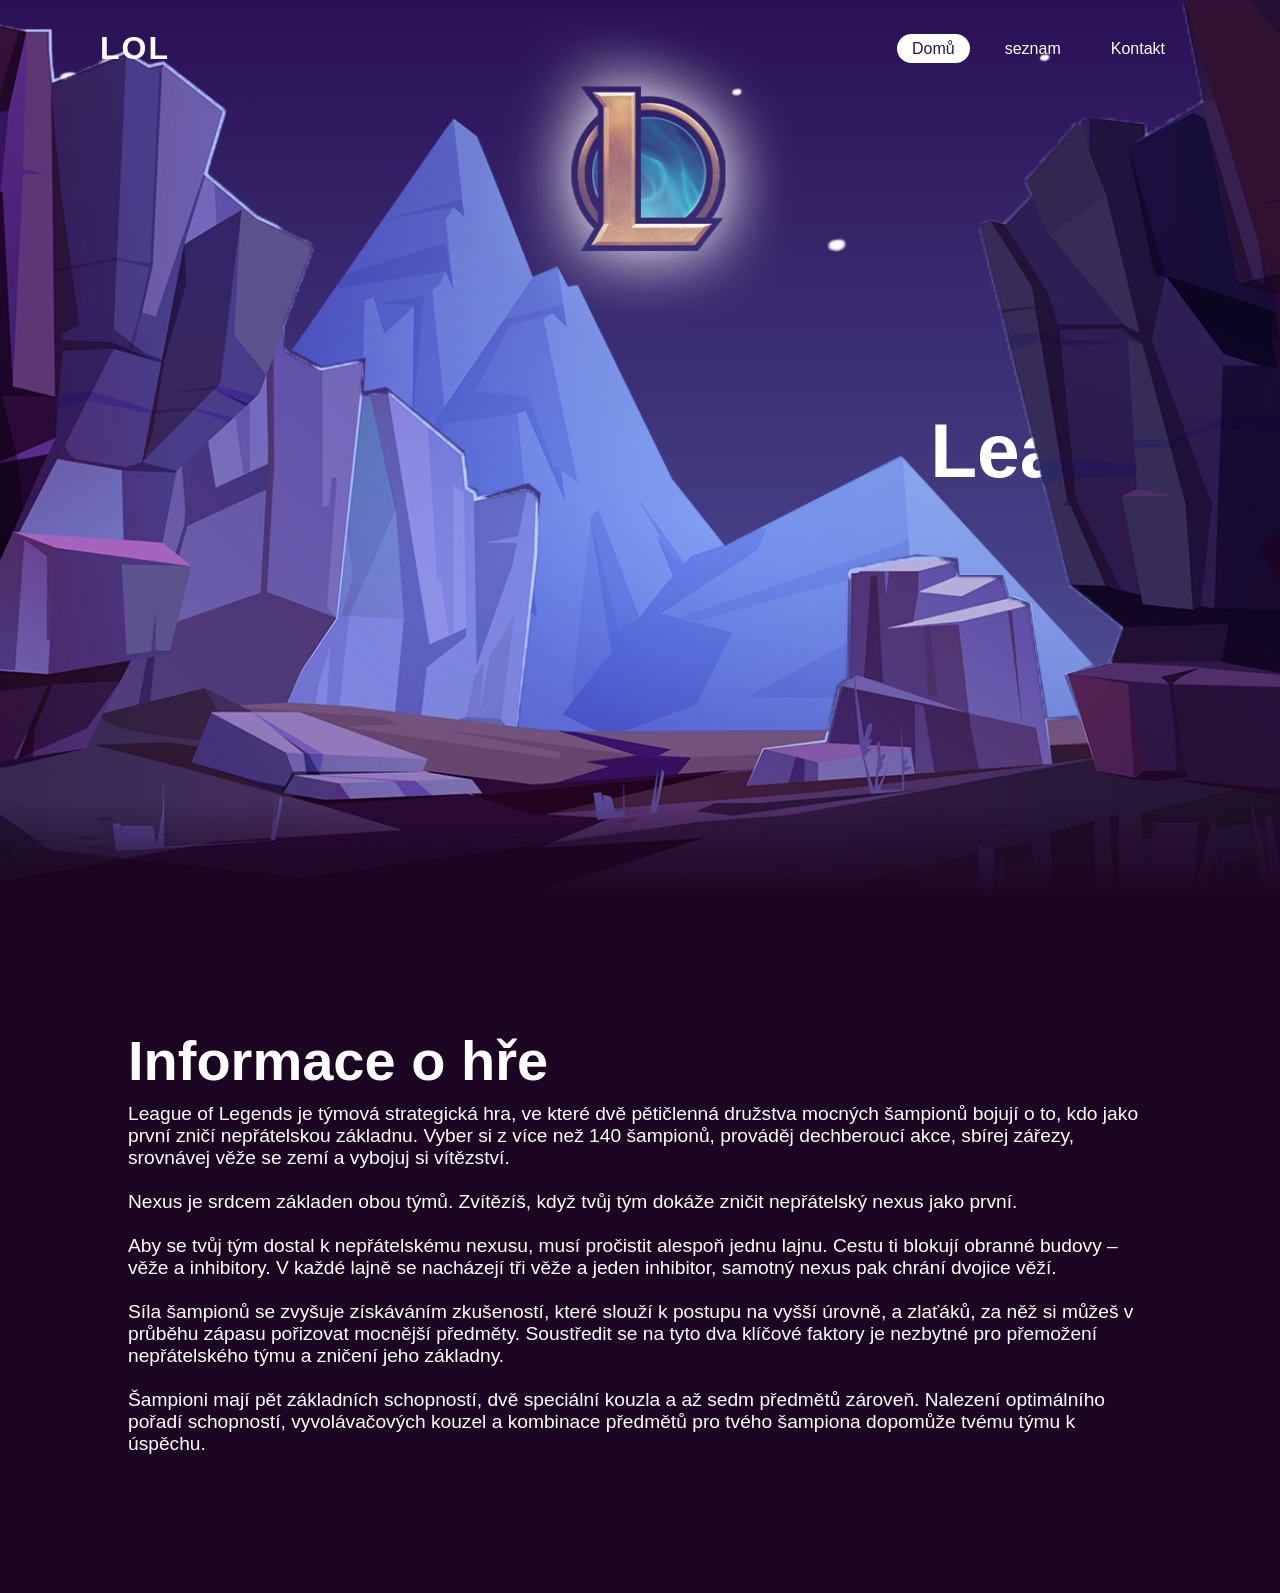
<file: WebDesign/index.html>
<!DOCTYPE html>
<html>
    <head>
        <title>Informace o hře LOL</title>
        <link rel="stylesheet" type="text/css" href="Styles/style.css">
    </head>
    <body>
        <header>
            <a href="https://www.leagueoflegends.com/cs-cz/?_gl=1*78ap0v*_ga*MTEyMjUwNzA5MS4xNjMzOTY0Mzk3*_ga_FXBJE5DEDD*MTYzMzk2NDM5Ni4xLjEuMTYzMzk2NTc5MS42MA.." class="logo">LOL</a>
            <ul>
                <li><a href="index.html" class="active">Domů</a></li>
                <li><a href="seznam.html">seznam</a></li>
                <li><a href="https://www.leagueoflegends.com/cs-cz/how-to-play/?_gl=1*1852ztu*_ga*MTEyMjUwNzA5MS4xNjMzOTY0Mzk3*_ga_FXBJE5DEDD*MTYzMzk2NDM5Ni4xLjEuMTYzMzk2NTc5MS42MA..">Kontakt</a></li>
            </ul>
        </header>
        <section>
            <img src="pic/stars.png" id="stars">
            <img src="pic/lolisek.png" id="lol_logo">
            <img src="pic/hory-vzad.png" id="hory_vzad">
            <h2 id="text">League of Legends</h2>
            <img src="pic/hory-vpred.png" id="hory_vpred">
        </section>
        <div class="sec" id="sec">
            <h2>Informace o hře</h2>
            <p>
                League of Legends je týmová strategická hra, 
                ve které dvě pětičlenná družstva mocných šampionů bojují o to, 
                kdo jako první zničí nepřátelskou základnu. Vyber si z více než 140 šampionů, 
                prováděj dechberoucí akce, sbírej zářezy, srovnávej věže se zemí a vybojuj si vítězství.
                <br><br>Nexus je srdcem základen obou týmů. Zvítězíš, když tvůj tým dokáže zničit nepřátelský nexus jako první.
                <br><br>Aby se tvůj tým dostal k nepřátelskému nexusu, musí pročistit alespoň jednu lajnu. 
                Cestu ti blokují obranné budovy – věže a inhibitory. 
                V každé lajně se nacházejí tři věže a jeden inhibitor, samotný nexus pak chrání dvojice věží.
                <br><br>
                Síla šampionů se zvyšuje získáváním zkušeností, které slouží k postupu na vyšší úrovně, a zlaťáků, 
                za něž si můžeš v průběhu zápasu pořizovat mocnější předměty. 
                Soustředit se na tyto dva klíčové faktory je nezbytné pro přemožení nepřátelského týmu a zničení jeho základny.
                <br><br>
                Šampioni mají pět základních schopností, dvě speciální kouzla a až sedm předmětů zároveň. 
                Nalezení optimálního pořadí schopností, vyvolávačových kouzel a kombinace předmětů pro tvého šampiona dopomůže tvému týmu k úspěchu.
            </p>
        </div>

        <script>
            let stars = document.getElementById("stars");
            let lol_logo = document.getElementById("lol_logo"); 
            let hory_vzad = document.getElementById("hory_vzad");  
            let text = document.getElementById("text");
            let hory_vpred = document.getElementById("hory_vpred");
            let header =  document.querySelector("header");

            window.addEventListener("scroll",function(){
                let value = window.scrollY;
                stars.style.left = value * 0.25 + "px";
                lol_logo.style.top = value * 1.05 + "px";
                hory_vzad.style.top = value * 0.5 + "px";
                hory_vpred.style.top = value * 0 + "px";
                text.style.marginRight = value * 2.5 + "px";
                text.style.marginTop = value * 1 + "px";
                header.style.top = value * 0.5 + "px";
            })
        </script>
    </body>
</html>
</file>
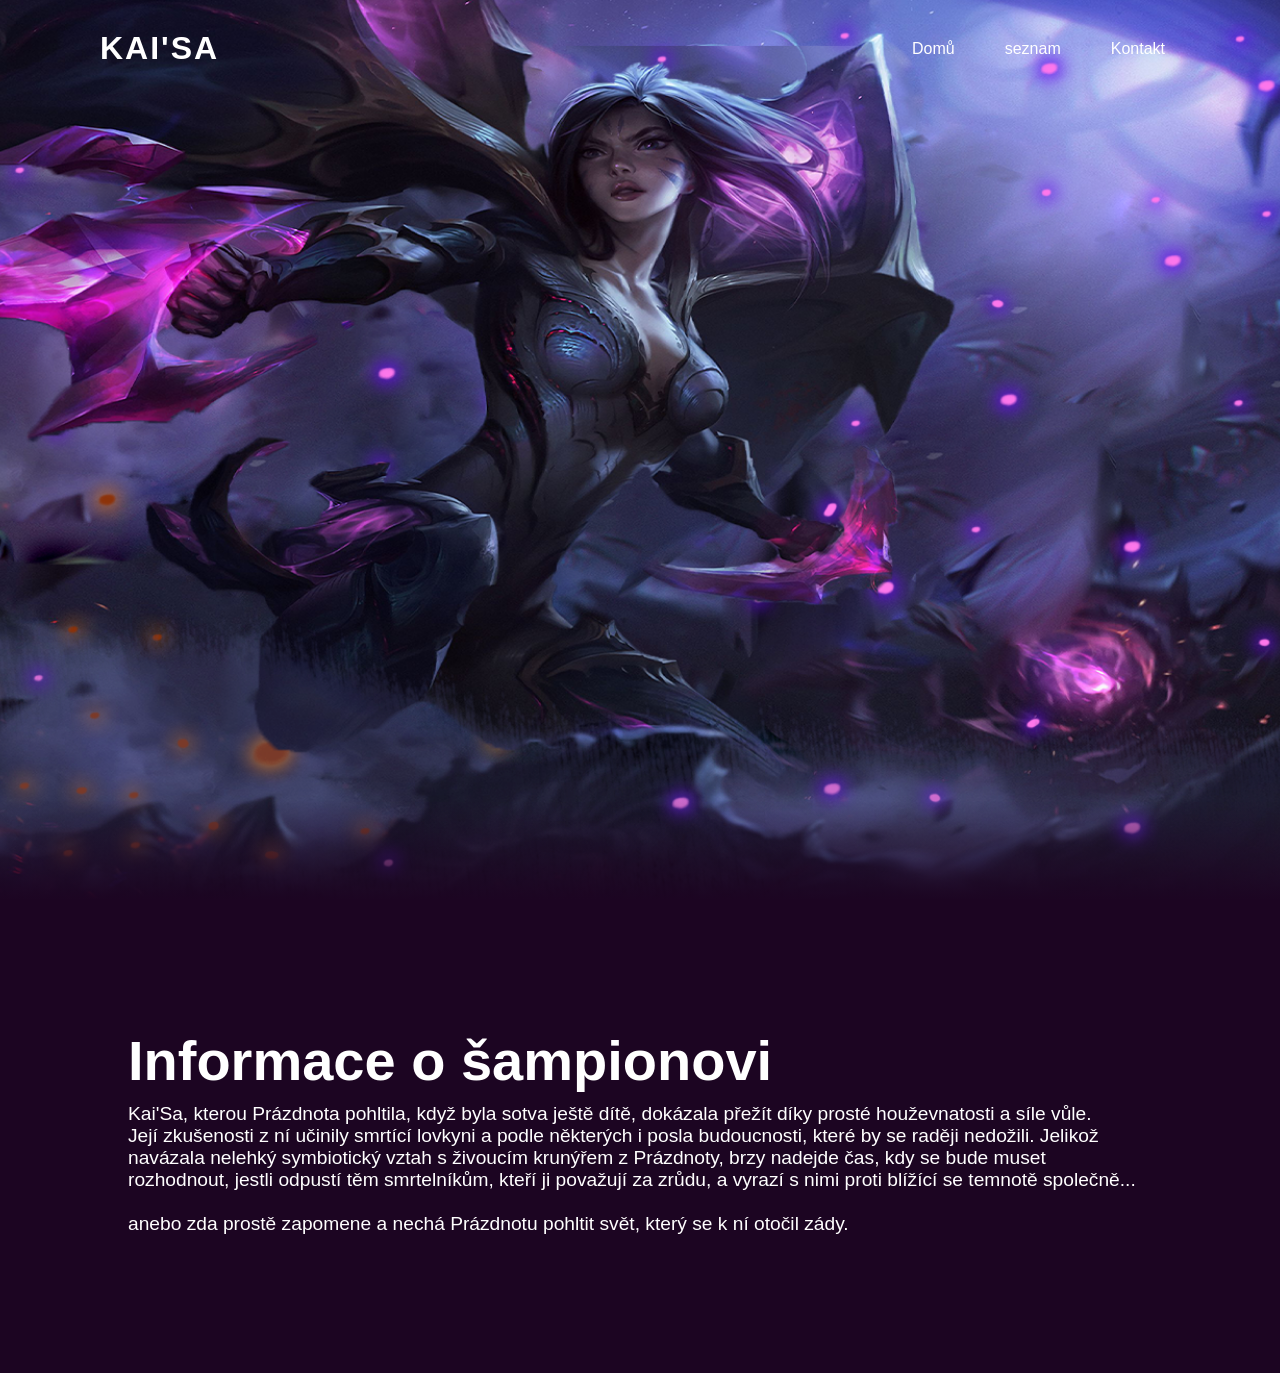
<file: WebDesign/Kaisa.html>
<!DOCTYPE html>
<html>
    <head>
        <title>Kai'Sa</title>
        <link rel="stylesheet" type="text/css" href="Styles/style.css">
    </head>
    <body>
        <header>
            <a href="https://www.leagueoflegends.com/cs-cz/?_gl=1*78ap0v*_ga*MTEyMjUwNzA5MS4xNjMzOTY0Mzk3*_ga_FXBJE5DEDD*MTYzMzk2NDM5Ni4xLjEuMTYzMzk2NTc5MS42MA.." class="logo">Kai'Sa</a>
            <ul>
                <li><a href="index.html" >Domů</a></li>
                <li><a href="seznam.html">seznam</a></li>
                <li><a href="https://www.leagueoflegends.com/cs-cz/how-to-play/?_gl=1*1852ztu*_ga*MTEyMjUwNzA5MS4xNjMzOTY0Mzk3*_ga_FXBJE5DEDD*MTYzMzk2NDM5Ni4xLjEuMTYzMzk2NTc5MS42MA..">Kontakt</a></li>
            </ul>
        </header>
        <section>
            <img src="pic/kaisa/pozadi.png" id="pozadi">
            <img src="pic/kaisa/stars.png" id="stars">
            <img src="pic/kaisa/kaisa.png" id="kaisa">
            <img src="pic/kaisa/mlha.png" id="mlha">
            <h2 id="text">Kai'Sa</h2>
            
        </section>
        <div class="sec" id="sec">
            <h2>Informace o šampionovi</h2>
            <p>
                Kai'Sa, kterou Prázdnota pohltila, 
                když byla sotva ještě dítě, dokázala přežít díky prosté houževnatosti a síle vůle. 
                <br>Její zkušenosti z ní učinily smrtící lovkyni a podle některých i posla budoucnosti, 
                které by se raději nedožili. Jelikož navázala nelehký symbiotický vztah s živoucím krunýřem z Prázdnoty, 
                brzy nadejde čas, kdy se bude muset rozhodnout, jestli odpustí těm smrtelníkům, 
                kteří ji považují za zrůdu, a vyrazí s nimi proti blížící se temnotě společně... 
                <br><br>anebo zda prostě zapomene a nechá Prázdnotu pohltit svět, který se k ní otočil zády.
            </p>
        </div>

        <script>
            let stars = document.getElementById("stars");
            let kaisa = document.getElementById("kaisa"); 
            let mlha = document.getElementById("mlha");  
            let text = document.getElementById("text");
            
            let header =  document.querySelector("header");

            window.addEventListener("scroll",function(){
                let value = window.scrollY;
                stars.style.left = value * 0.25 + "px";
                kaisa.style.top = value * 1.05 + "px";
                mlha.style.top = value * 0.5 + "px";
                
                text.style.marginRight = value * 2.5 + "px";
                text.style.marginTop = value * 1 + "px";
                header.style.top = value * 0.5 + "px";
            })
        </script>
    </body>
</html>
</file>
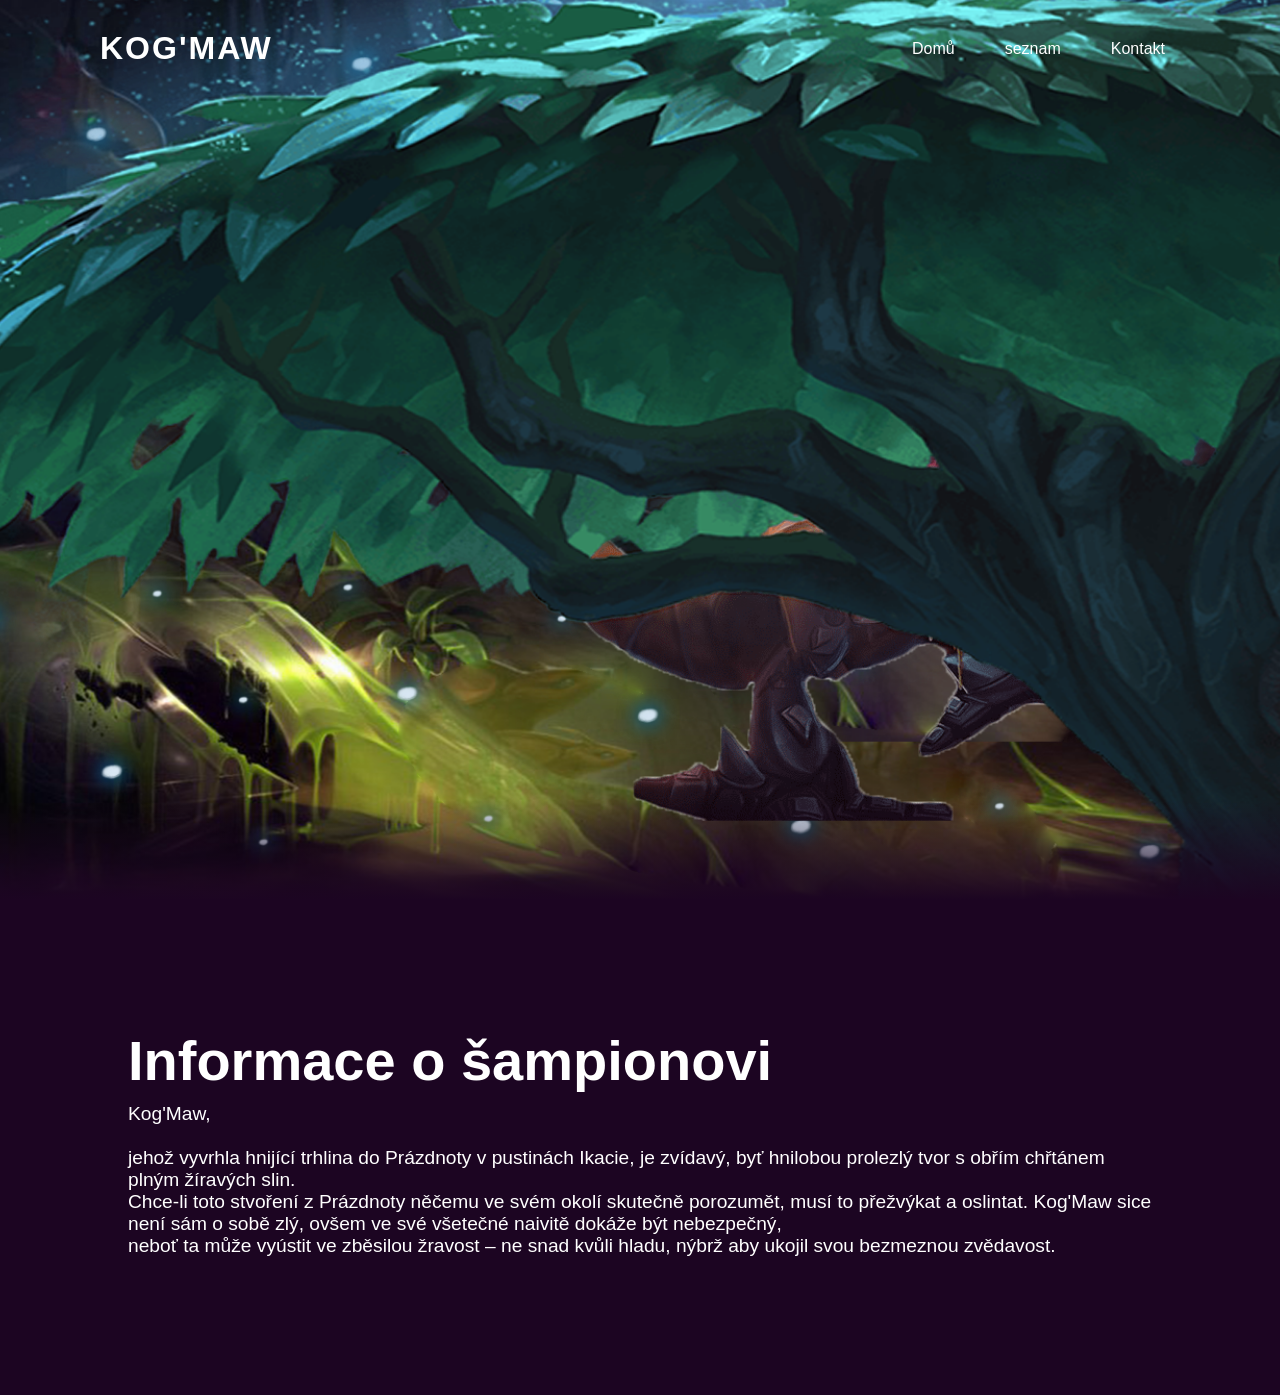
<file: WebDesign/Kogmaw.html>
<!DOCTYPE html>
<html>
    <head>
        <title>Kog'Maw</title>
        <link rel="stylesheet" type="text/css" href="Styles/style-kog.css">
    </head>
    <body>
        <header>
            <a href="https://www.leagueoflegends.com/cs-cz/champions/kog-maw/" class="logo">Kog'Maw</a>
            <ul>
                <li><a href="index.html" >Domů</a></li>
                <li><a href="seznam.html">seznam</a></li>
                <li><a href="https://www.leagueoflegends.com/cs-cz/how-to-play/?_gl=1*1852ztu*_ga*MTEyMjUwNzA5MS4xNjMzOTY0Mzk3*_ga_FXBJE5DEDD*MTYzMzk2NDM5Ni4xLjEuMTYzMzk2NTc5MS42MA..">Kontakt</a></li>
            </ul>
        </header>
        <section>
            <img src="pic/kogmaw/pozadi.png" id="pozadi">
            <img src="pic/kogmaw/musky.png" id="stars">
            <img src="pic/kogmaw/kogmaw.png" id="kogmaw">
            
            <h2 id="text">Kog'Maw</h2>
            <img src="pic/kogmaw/strom_Right.png" id="strom_right">
        </section>
        <div class="sec" id="sec">
            <h2>Informace o šampionovi</h2>
            <p>
                Kog'Maw,<br><br>
                jehož vyvrhla hnijící trhlina do Prázdnoty v pustinách Ikacie, 
                je zvídavý, byť hnilobou prolezlý tvor s obřím chřtánem plným žíravých slin. 
                <br>Chce-li toto stvoření z Prázdnoty něčemu ve svém okolí skutečně porozumět, musí to přežvýkat a oslintat. 
                Kog'Maw sice není sám o sobě zlý, ovšem ve své všetečné naivitě dokáže být nebezpečný,
                <br> neboť ta může vyústit ve zběsilou žravost – ne snad kvůli hladu, nýbrž aby ukojil svou bezmeznou zvědavost.
            </p>
        </div>

        <script>
            let stars = document.getElementById("stars");
            let kogmaw = document.getElementById("kogmaw"); 
            let strom_left = document.getElementById("strom_left");  
            let text = document.getElementById("text");
            let strom_right = document.getElementById("strom_right");
            let header =  document.querySelector("header");

            window.addEventListener("scroll",function(){
                let value = window.scrollY;
                stars.style.left = value * 0.25 + "px";
                kogmaw.style.marginRight = value * 2.5 + "px";
                kogmaw.style.marginTop = value * 0.5 + "px";
                
                strom_right.style.marginLeft = value * 9 + "px";
                text.style.marginRight = value * 2.5 + "px";
                text.style.marginTop = value * 1 + "px";
                header.style.top = value * 0.5 + "px";
            })
        </script>
    </body>
</html>
</file>
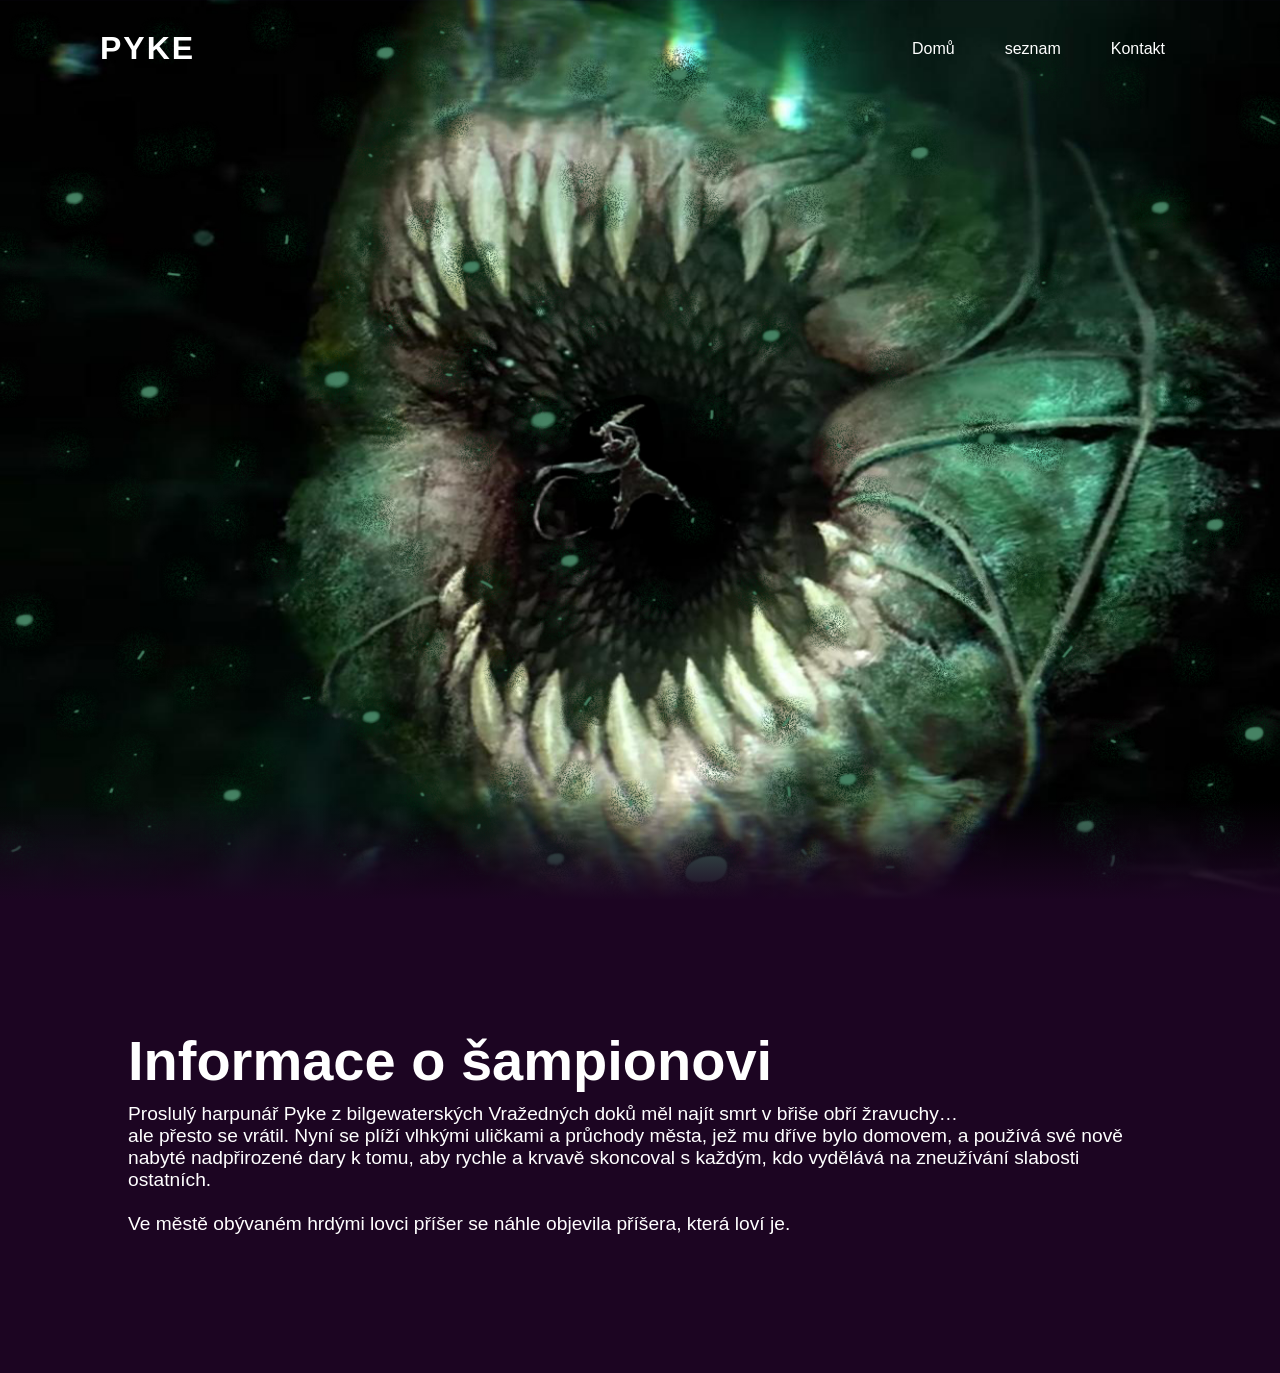
<file: WebDesign/pyke.html>
<!DOCTYPE html>
<html>
    <head>
        <title>Pyke</title>
        <link rel="stylesheet" type="text/css" href="Styles/style.css">
    </head>
    <body>
        <header>
            <a href="https://www.leagueoflegends.com/cs-cz/champions/pyke/" class="logo">Pyke</a>
            <ul>
                <li><a href="index.html">Domů</a></li>
                <li><a href="seznam.html">seznam</a></li>
                <li><a href="https://www.leagueoflegends.com/cs-cz/how-to-play/?_gl=1*1852ztu*_ga*MTEyMjUwNzA5MS4xNjMzOTY0Mzk3*_ga_FXBJE5DEDD*MTYzMzk2NDM5Ni4xLjEuMTYzMzk2NTc5MS42MA..">Kontakt</a></li>
            </ul>
        </header>
        <section>
            <img src="pic/pyke/pozadi.png" id="pozadi">
            <img src="pic/pyke/bubbles.png" id="bubbles">
            <img src="pic/pyke/pyke.png" id="pyke">
            
            <h2 id="text">Pyke</h2>
           
        </section>
        <div class="sec" id="sec">
            <h2>Informace o šampionovi</h2>
            <p>
                Proslulý harpunář Pyke z bilgewaterských Vražedných doků měl najít smrt v břiše obří žravuchy… 
                <br>ale přesto se vrátil. 
                Nyní se plíží vlhkými uličkami a průchody města, jež mu dříve bylo domovem, a používá své nově nabyté nadpřirozené dary k tomu, 
                aby rychle a krvavě skoncoval s každým, kdo vydělává na zneužívání slabosti ostatních. 
                <br><br>Ve městě obývaném hrdými lovci příšer se náhle objevila příšera, která loví je.
            </p>
        </div>

        <script>
            let bubbles = document.getElementById("bubbles");
            let pyke = document.getElementById("pyke"); 
            let hory_vzad = document.getElementById("hory_vzad");  
            let text = document.getElementById("text");
            
            let header =  document.querySelector("header");

            window.addEventListener("scroll",function(){
                let value = window.scrollY;
                bubbles.style.left = value * 0.25 + "px";
                pyke.style.top = value * 1.05 + "px";
    
                
                text.style.marginRight = value * 2.5 + "px";
                text.style.marginTop = value * 1 + "px";
                header.style.top = value * 0.5 + "px";
            })
        </script>
    </body>
</html>
</file>
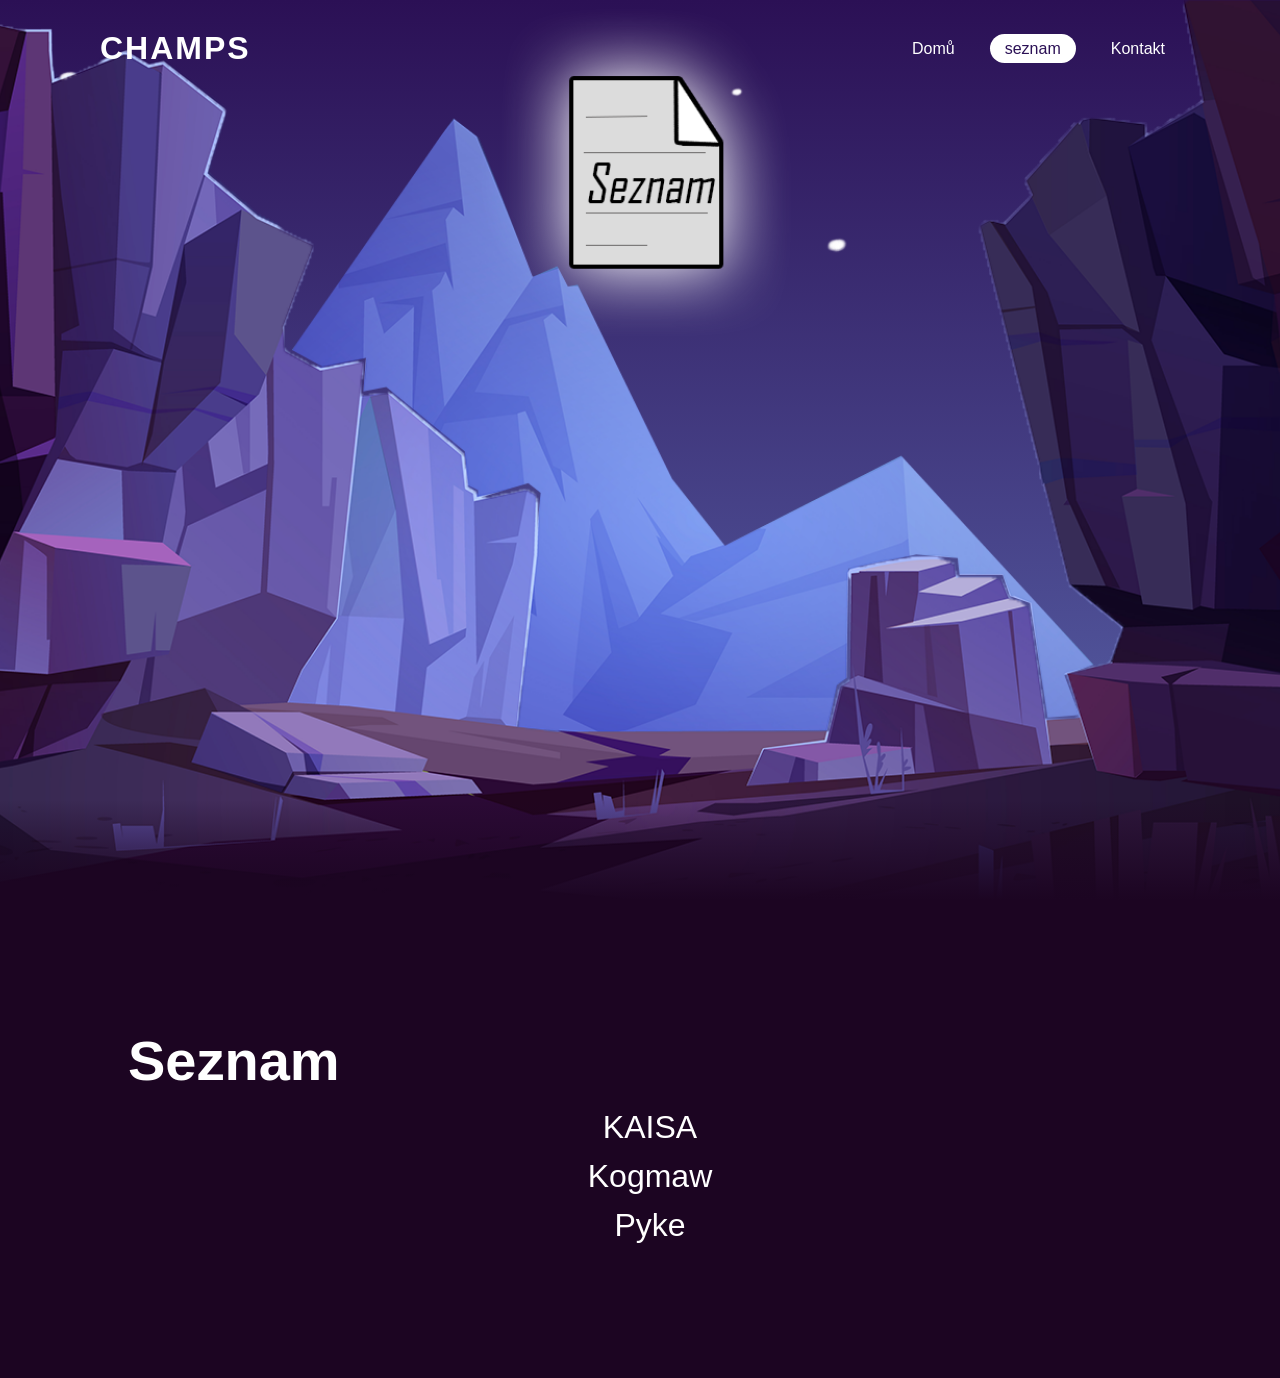
<file: WebDesign/seznam.html>
<!DOCTYPE html>
<html>
    <head>
        <title>Seznam Šampionů</title>
        <link rel="stylesheet" type="text/css" href="Styles/style.css">
        <link rel="stylesheet" type="text/css" href="Styles/style_seznam.css">
    </head>
    <body>
        <header>
            <a href="https://www.leagueoflegends.com/cs-cz/champions/?_gl=1*1idfgoe*_ga*MTEyMjUwNzA5MS4xNjMzOTY0Mzk3*_ga_FXBJE5DEDD*MTYzMzk2NDM5Ni4xLjEuMTYzMzk2NTc5MS42MA.." class="logo">CHAMPS</a>
            <ul>
                <li><a href="index.html" >Domů</a></li>
                <li><a href="seznam.html" class="active">seznam</a></li>
                <li><a href="https://www.leagueoflegends.com/cs-cz/how-to-play/?_gl=1*1852ztu*_ga*MTEyMjUwNzA5MS4xNjMzOTY0Mzk3*_ga_FXBJE5DEDD*MTYzMzk2NDM5Ni4xLjEuMTYzMzk2NTc5MS42MA..">Kontakt</a></li>
            </ul>
        </header>
        <section>
            <img src="pic/stars.png" id="stars">
            <img src="pic/seznam.png" id="seznam_logo">
            <img src="pic/hory-vzad.png" id="hory_vzad">
            <h2 id="text">Champions</h2>
            <img src="pic/hory-vpred.png" id="hory_vpred">
        </section>

        <div class="sec" id="sec">
            <h2>Seznam</h2>
            <li><a href="Kaisa.html">KAISA</a></li>
            <li><a href="Kogmaw.html">Kogmaw</a></li>
            <li><a href="pyke.html">Pyke</a></li>
            
        </div>
        
        <script>
            let stars = document.getElementById("stars");
            let seznam_logo = document.getElementById("seznam_logo"); 
            let hory_vzad = document.getElementById("hory_vzad");  
            let text = document.getElementById("text");
            let hory_vpred = document.getElementById("hory_vpred");
            let header =  document.querySelector("header");

            window.addEventListener("scroll",function(){
                let value = window.scrollY;
                stars.style.left = value * 0.25 + "px";
                seznam_logo.style.top = value * 1.05 + "px";
                hory_vzad.style.top = value * 0.5 + "px";
                hory_vpred.style.top = value * 0 + "px";
                text.style.marginRight = value * 2.5 + "px";
                text.style.marginTop = value * 1 + "px";
                header.style.top = value * 0.5 + "px";
            })
        </script>
    </body>
</html>
</file>
<file: WebDesign/Styles/style.css>
*{
    margin: 0;
    padding: 0;
    box-sizing: border-box;
    font-family: 'Poppins', sans-serif;
    scroll-behavior: smooth;

}
body{
    min-height: 100vh;
    overflow-x:hidden;
    background: linear-gradient(#2b1055,#7597de);
}
header{
    position: absolute;
    top: 0;
    left: 0;
    width: 100%;
    padding: 30px 100px;
    display: flex;
    justify-content: space-between;
    align-items: center;
    z-index: 10000;
}
header .logo{
    color: #fff;
    font-weight: 700;
    text-decoration: none;
    font-size: 2em;
    text-transform: uppercase;
    letter-spacing: 2px;
}
header ul{
    display: flex;
    justify-content: center;
    align-items: center;
}
header ul li{
    list-style: none;
    margin-left: 20px;
}
header ul li a{
    text-decoration: none;
    padding: 6px 15px;
    color: white;
    border-radius: 20px;
}
header ul li a:hover,
header ul li a.active{
    background: #fff;
    color: #2b1055;
}
section{
    position: relative;
    width: 100%;
    height: 100vh;
    padding: 100px;
    display: flex;
    justify-content: center;
    align-items: center;
    overflow: hidden;
}
section::before{
    content: '';
    position: absolute;
    bottom: 0;
    width: 100%;
    height: 100px;
    background: linear-gradient(to top, #1c0522,transparent);
    z-index: 1000;
}


section img{
    position: absolute;
    top: 0;
    left: 0;
    width: 100%;
    height: 100%;
    object-fit: cover;
    pointer-events: none;
}

section img#lol_logo{
    mix-blend-mode: screen;
}
section img#hory_vpred{
    z-index: 10;
}

#text{
    position: absolute;
    right: -350px;
    color: white;
    white-space: nowrap;
    font-size: 6vw;
    z-index: 9;

}

.sec{
    position: relative;
    padding: 10%;
    background: #1c0522;
}

.sec h2{
    font-size: 3.5em;
    margin-bottom: 10px;
    color: white;
}
.sec p{
    font-size: 1.2em;
    margin-bottom: 10px;
    color: white;
}
</file>
<file: WebDesign/Styles/style-kog.css>
*{
    margin: 0;
    padding: 0;
    box-sizing: border-box;
    font-family: 'Poppins', sans-serif;
    scroll-behavior: smooth;

}
body{
    min-height: 100vh;
    overflow-x:hidden;
    background: linear-gradient(#2b1055,#7597de);
}
header{
    position: absolute;
    top: 0;
    left: 0;
    width: 100%;
    padding: 30px 100px;
    display: flex;
    justify-content: space-between;
    align-items: center;
    z-index: 10000;
}
header .logo{
    color: #fff;
    font-weight: 700;
    text-decoration: none;
    font-size: 2em;
    text-transform: uppercase;
    letter-spacing: 2px;
}
header ul{
    display: flex;
    justify-content: center;
    align-items: center;
}
header ul li{
    list-style: none;
    margin-left: 20px;
}
header ul li a{
    text-decoration: none;
    padding: 6px 15px;
    color: white;
    border-radius: 20px;
}
header ul li a:hover,
header ul li a.active{
    background: #fff;
    color: #2b1055;
}
section{
    position: relative;
    width: 100%;
    height: 100vh;
    padding: 100px;
    display: flex;
    justify-content: center;
    align-items: center;
    overflow: hidden;
}
section::before{
    content: '';
    position: absolute;
    bottom: 0;
    width: 100%;
    height: 100px;
    background: linear-gradient(to top, #1c0522,transparent);
    z-index: 1000;
}


section img{
    position: absolute;
    top: 0;
    left: 0;
    width: 100%;
    height: 100%;
    object-fit: cover;
    pointer-events: none;
}


section img#strom_Left{
    z-index: 10;
}
section img#strom_Right{
    z-index: 10;
}


#text{
    position: absolute;
    right: -350px;
    color: white;
    white-space: nowrap;
    font-size: 6vw;
    z-index: 9;

}

#kogmaw{
    position: absolute;
    right: -350px;
}

.sec{
    position: relative;
    padding: 10%;
    background: #1c0522;
}

.sec h2{
    font-size: 3.5em;
    margin-bottom: 10px;
    color: white;
}
.sec p{
    font-size: 1.2em;
    margin-bottom: 10px;
    color: white;
}
</file>
<file: WebDesign/Styles/style_seznam.css>
div li{
    display:flex;
    list-style: none;
    margin-left:20px;
    align-items:center;
    justify-content: center;

}
div li a{
    color:white;
    font-size: 2em;
    position: relative;
    padding: 6px 15px;
    text-decoration: none;
    border-radius: 40px;
    align-items: center;
}
div li a:hover{
    background:white;
    color: #2b1055;
}
</file>
